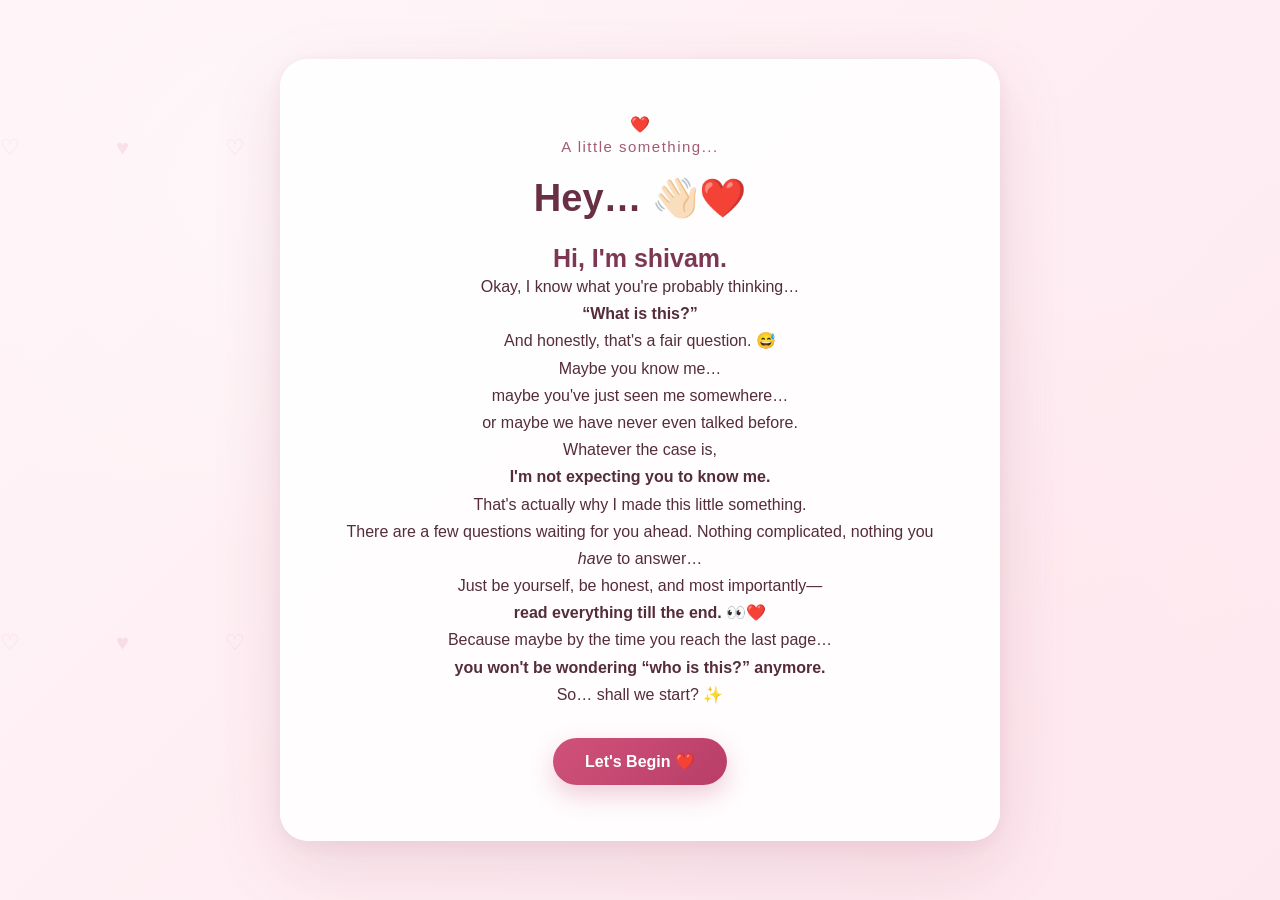
<file: index.html>
<!DOCTYPE html>
<html lang="en">

<head>
    <meta charset="UTF-8">
    <meta name="viewport" content="width=device-width, initial-scale=1.0">

    <title>A Little Something ❤️</title>

    <link rel="stylesheet" href="css/style.css">
</head>

<body>

    <div class="hearts"></div>

    <main class="page">

        <div class="card welcome-card">

            <div class="heart-icon">❤️</div>

            <p class="small-text">A little something...</p>

            <h1>Hey… 👋🏻❤️</h1>

            <h2>Hi, I'm <span>shivam</span>.</h2>

            <div class="message">

                <p>
                    Okay, I know what you're probably thinking…
                </p>

                <p>
                    <b>“What is this?”</b><br>
                    And honestly, that's a fair question. 😅
                </p>

                <p>
                    Maybe you know me…<br>
                    maybe you've just seen me somewhere…<br>
                    or maybe we have never even talked before.
                </p>

                <p>
                    Whatever the case is,<br>
                    <b>I'm not expecting you to know me.</b>
                </p>

                <p>
                    That's actually why I made this little something.
                </p>

                <p>
                    There are a few questions waiting for you ahead.
                    Nothing complicated, nothing you <i>have</i> to answer…
                </p>

                <p>
                    Just be yourself, be honest, and most importantly—
                </p>

                <p class="highlight">
                    <b>read everything till the end. 👀❤️</b>
                </p>

                <p>
                    Because maybe by the time you reach the last page…
                </p>

                <p class="highlight">
                    <b>you won't be wondering “who is this?” anymore.</b>
                </p>

            </div>

            <p class="start-text">
                So… shall we start? ✨
            </p>

            <a href="question1.html" class="btn">
                Let's Begin ❤️
            </a>

        </div>

    </main>

    <script src="js/script.js"></script>

</body>

</html>
</file>
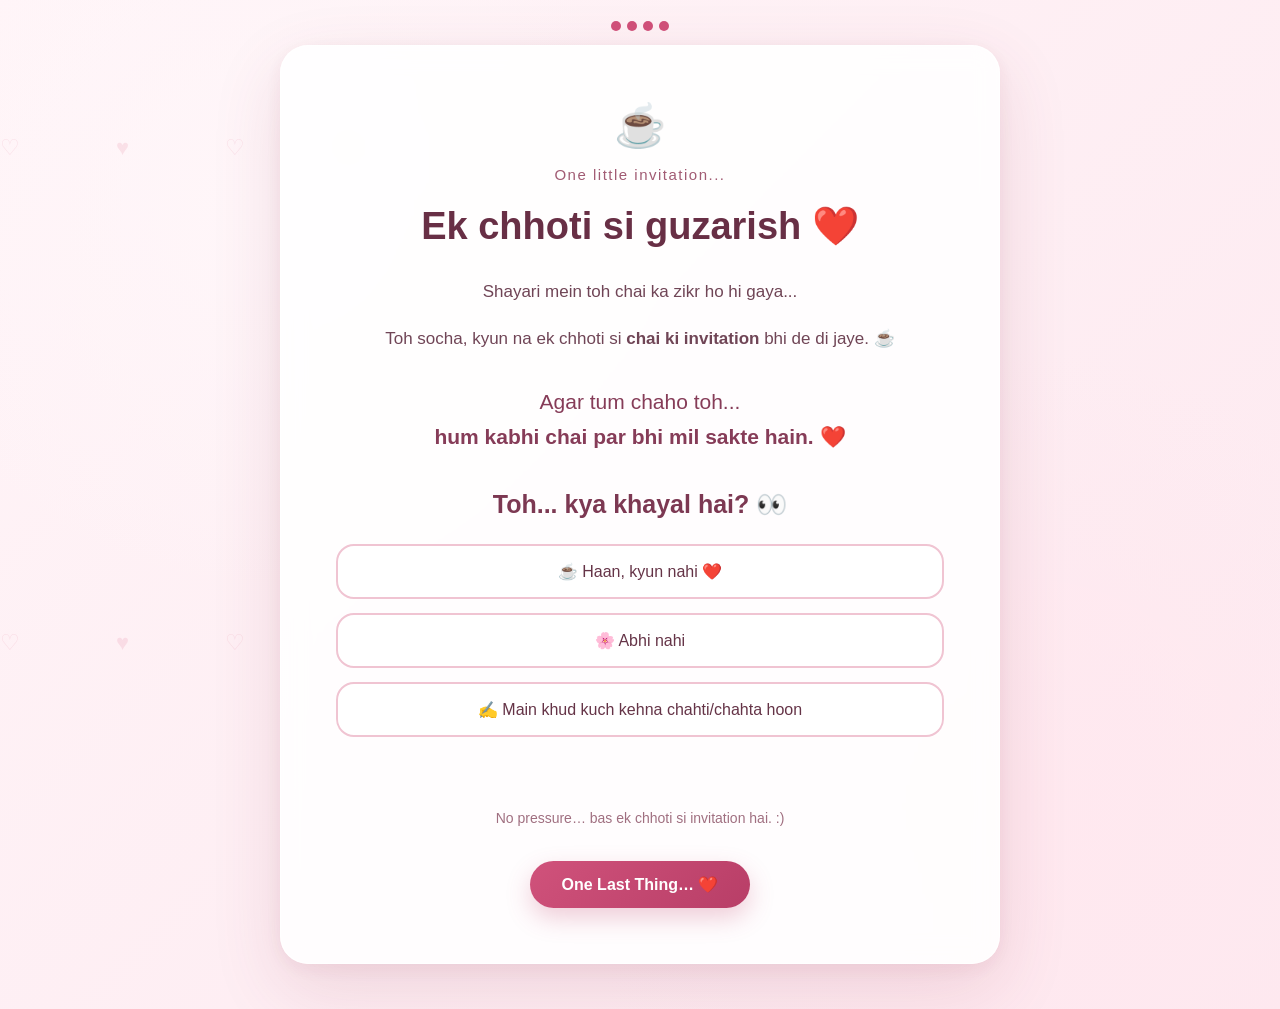
<file: chai.html>
<!DOCTYPE html>
<html lang="en">

<head>
    <meta charset="UTF-8">
    <meta name="viewport" content="width=device-width, initial-scale=1.0">

    <title>One Little Invitation ☕❤️</title>

    <link rel="stylesheet" href="css/style.css">
</head>

<body>

    <div class="hearts"></div>

    <main class="page">

        <div class="progress">
            <span class="active"></span>
            <span class="active"></span>
            <span class="active"></span>
            <span class="active"></span>
        </div>

        <div class="card chai-page-card">

            <div class="chai-icon">
                ☕
            </div>

            <p class="small-text">
                One little invitation...
            </p>

            <h1>
                Ek chhoti si guzarish ❤️
            </h1>

            <div class="chai-message">

                <p>
                    Shayari mein toh chai ka zikr ho hi gaya...
                </p>

                <p>
                    Toh socha, kyun na ek chhoti si
                    <strong>chai ki invitation</strong> bhi de di jaye. ☕
                </p>

                <p class="special-line">
                    Agar tum chaho toh...
                    <br>
                    <strong>hum kabhi chai par bhi mil sakte hain. ❤️</strong>
                </p>

            </div>


            <div class="chai-question">

                <h2>
                    Toh... kya khayal hai? 👀
                </h2>

                <div class="options">

                    <button onclick="chaiYes(this)">
                        ☕ Haan, kyun nahi ❤️
                    </button>

                    <button onclick="chaiNo(this)">
                        🌸 Abhi nahi
                    </button>

                    <button onclick="showChaiAnswer()">
                        ✍️ Main khud kuch kehna chahti/chahta hoon
                    </button>

                </div>


                <!-- CUSTOM ANSWER -->

                <div
                    class="custom-answer"
                    id="chaiAnswerBox"
                    style="display: none;">

                    <p>
                        Jo kehna hai, apne words mein keh do… ❤️
                    </p>

                    <textarea
                        id="chaiAnswer"
                        placeholder="Write whatever you feel..."></textarea>

                </div>

            </div>


            <div id="chaiResponse" class="response"></div>


            <p class="chai-note">
                No pressure… bas ek chhoti si invitation hai. :)
            </p>


            <a href="proposal.html" class="btn">
                One Last Thing… ❤️
            </a>

        </div>

    </main>

    <script src="js/script.js"></script>

</body>

</html>
</file>
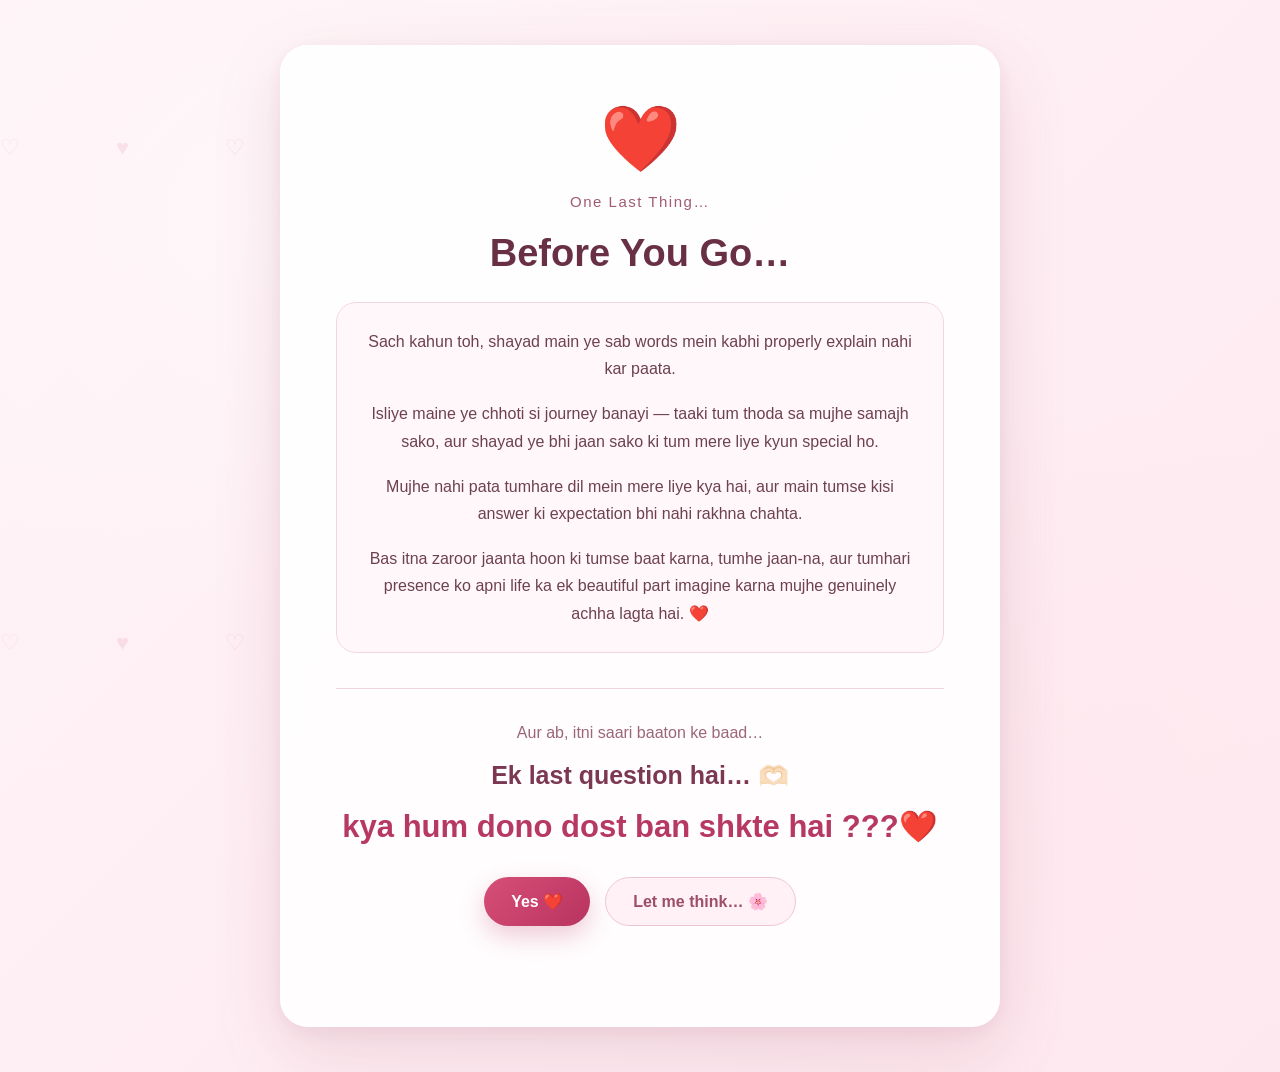
<file: proposal.html>
<!DOCTYPE html>
<html lang="en">

<head>
    <meta charset="UTF-8">
    <meta name="viewport" content="width=device-width, initial-scale=1.0">

    <title>One Last Question ❤️</title>

    <link rel="stylesheet" href="css/style.css">
</head>

<body>

    <div class="hearts"></div>

    <main class="page">

        <div class="card proposal-card">

            <div class="big-heart">
                ❤️
            </div>

            <p class="small-text">
                One Last Thing…
            </p>

            <h1>
                Before You Go…
            </h1>

            <div class="love-message">

                <p>
                    Sach kahun toh, shayad main ye sab words mein
                    kabhi properly explain nahi kar paata.
                </p>

                <p>
                    Isliye maine ye chhoti si journey banayi —
                    taaki tum thoda sa mujhe samajh sako,
                    aur shayad ye bhi jaan sako ki tum mere liye
                    kyun special ho.
                </p>

                <p>
                    Mujhe nahi pata tumhare dil mein mere liye kya hai,
                    aur main tumse kisi answer ki expectation bhi
                    nahi rakhna chahta.
                </p>

                <p>
                    Bas itna zaroor jaanta hoon ki tumse baat karna,
                    tumhe jaan-na, aur tumhari presence ko apni life ka
                    ek beautiful part imagine karna mujhe genuinely
                    achha lagta hai. ❤️
                </p>

            </div>

            <div class="final-question">

                <p>
                    Aur ab, itni saari baaton ke baad…
                </p>

                <h2>
                    Ek last question hai… 🫶🏻
                </h2>

                <h1>
                   kya hum dono dost ban shkte hai ???❤️
                </h1>

            </div>

            <div class="proposal-buttons">

                <button class="yes-btn" onclick="sayYes()">
                    Yes ❤️
                </button>

                <button class="think-btn" onclick="sayThink()">
                    Let me think… 🌸
                </button>

            </div>

            <div id="response" class="response"></div>

        </div>

    </main>

    <script src="js/script.js"></script>

</body>

</html>
</file>
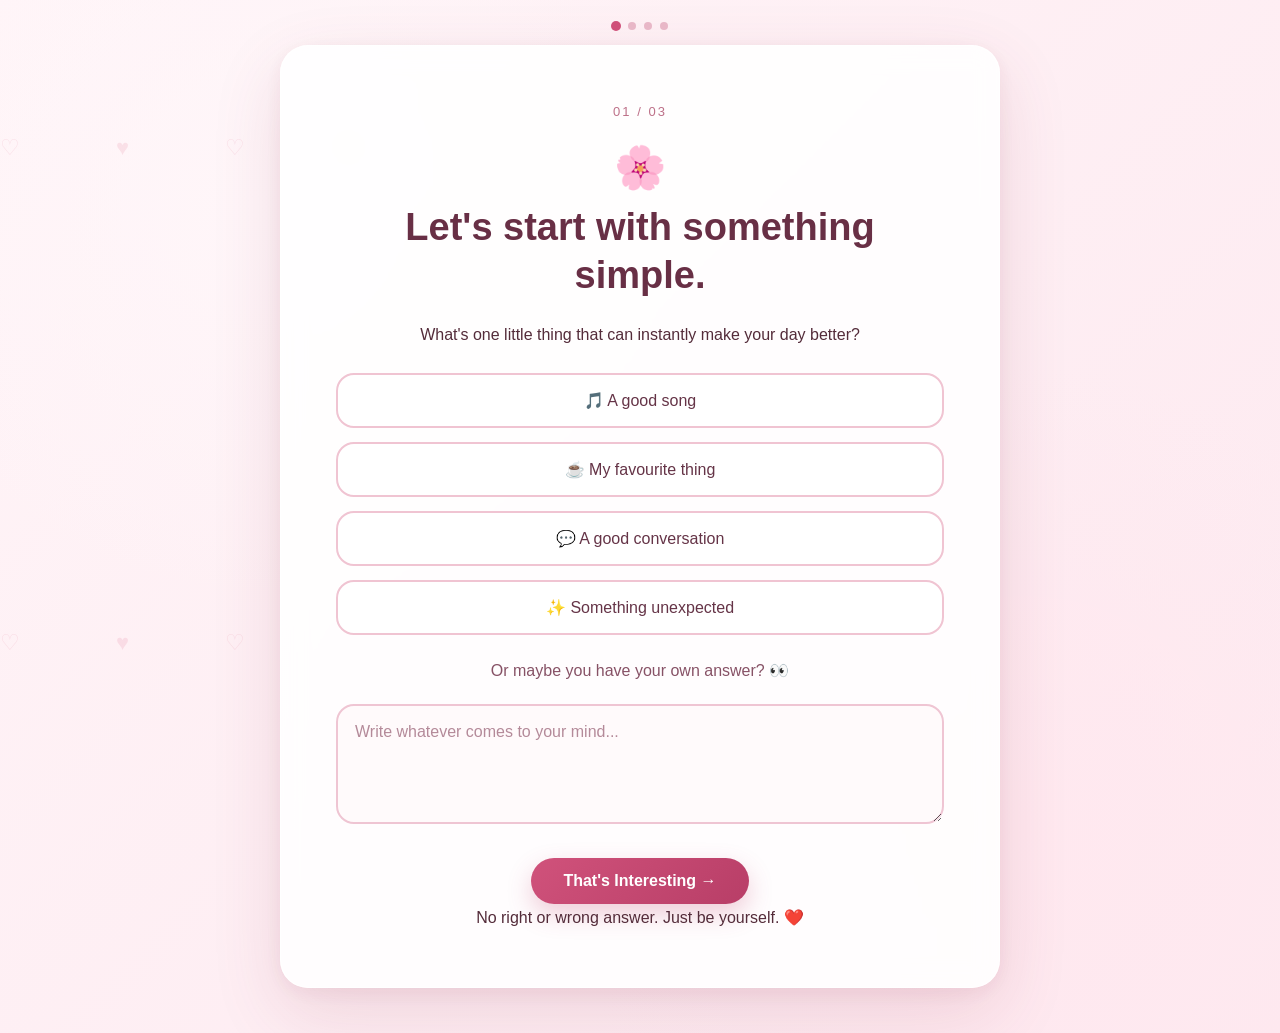
<file: question1.html>
<!DOCTYPE html>
<html lang="en">

<head>
    <meta charset="UTF-8">
    <meta name="viewport" content="width=device-width, initial-scale=1.0">

    <title>Let's Know You 🌸</title>

    <link rel="stylesheet" href="css/style.css">
</head>

<body>

    <div class="hearts"></div>

    <main class="page">

        <div class="progress">
            <span class="active"></span>
            <span></span>
            <span></span>
            <span></span>
        </div>

        <div class="card question-card">

            <p class="page-number">01 / 03</p>

            <div class="question-icon">🌸</div>

            <h1>Let's start with something simple.</h1>

            <p class="question">
                What's one little thing that can instantly make your day better?
            </p>

            <div class="options">

                <button onclick="selectOption(this)">
                    🎵 A good song
                </button>

                <button onclick="selectOption(this)">
                    ☕ My favourite thing
                </button>

                <button onclick="selectOption(this)">
                    💬 A good conversation
                </button>

                <button onclick="selectOption(this)">
                    ✨ Something unexpected
                </button>

            </div>

            <div class="custom-answer">

                <p>Or maybe you have your own answer? 👀</p>

                <textarea
                    id="answer1"
                    placeholder="Write whatever comes to your mind..."></textarea>

            </div>

            <a href="question2.html" class="btn">
                That's Interesting → 
            </a>

            <p class="bottom-note">
                No right or wrong answer. Just be yourself. ❤️
            </p>

        </div>

    </main>

    <script src="js/script.js"></script>

</body>

</html>
</file>
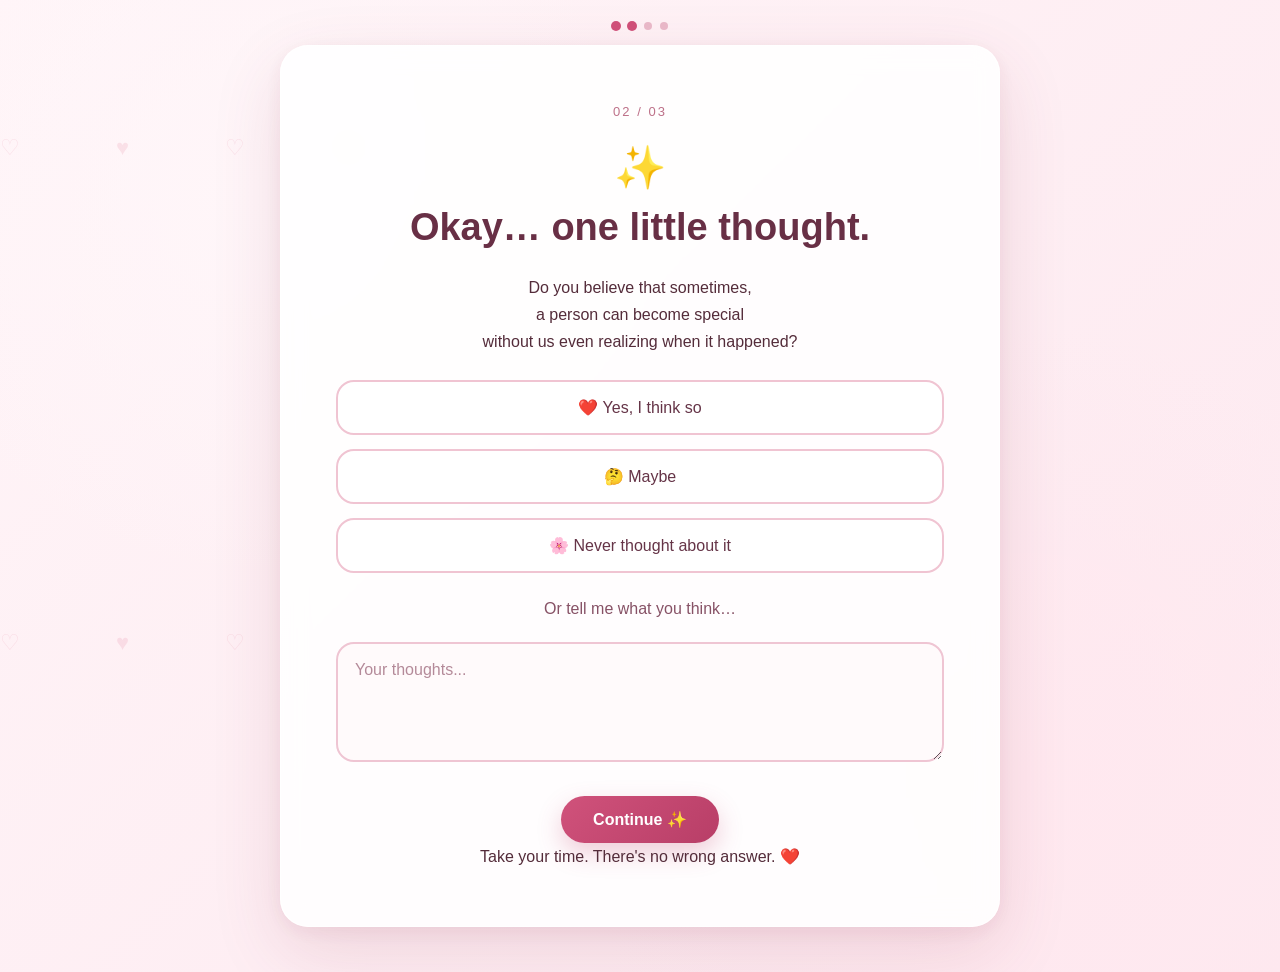
<file: question2.html>
<!DOCTYPE html>
<html lang="en">

<head>
    <meta charset="UTF-8">
    <meta name="viewport" content="width=device-width, initial-scale=1.0">

    <title>A Little Deeper ✨</title>

    <link rel="stylesheet" href="css/style.css">
</head>

<body>

    <div class="hearts"></div>

    <main class="page">

        <div class="progress">
            <span class="active"></span>
            <span class="active"></span>
            <span></span>
            <span></span>
        </div>

        <div class="card question-card">

            <p class="page-number">02 / 03</p>

            <div class="question-icon">✨</div>

            <h1>Okay… one little thought.</h1>

            <p class="question">
                Do you believe that sometimes,
                <br>
                a person can become special
                <br>
                without us even realizing when it happened?
            </p>

            <div class="options">

                <button onclick="selectOption(this)">
                    ❤️ Yes, I think so
                </button>

                <button onclick="selectOption(this)">
                    🤔 Maybe
                </button>

                <button onclick="selectOption(this)">
                    🌸 Never thought about it
                </button>

            </div>

            <div class="custom-answer">

                <p>
                    Or tell me what you think…
                </p>

                <textarea
                    id="answer2"
                    placeholder="Your thoughts..."></textarea>

            </div>

            <a href="shayari.html" class="btn">
                Continue ✨
            </a>

            <p class="bottom-note">
                Take your time. There's no wrong answer. ❤️
            </p>

        </div>

    </main>

    <script src="js/script.js"></script>

</body>

</html>
</file>
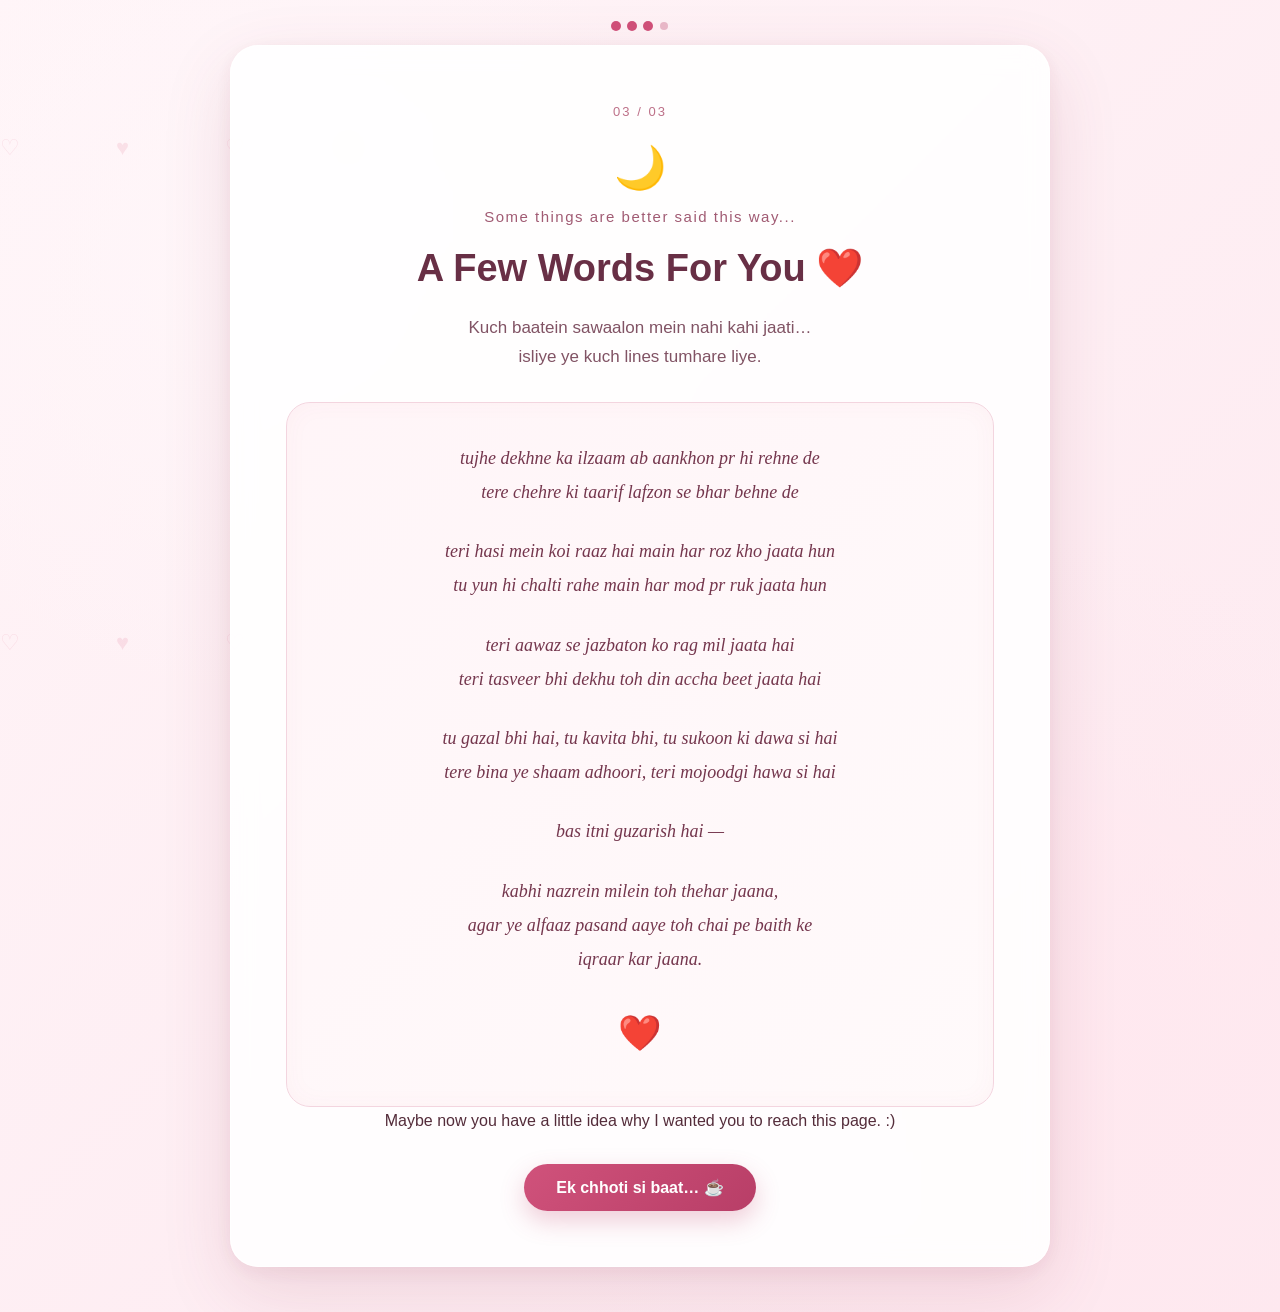
<file: shayari.html>
<!DOCTYPE html>
<html lang="en">

<head>
    <meta charset="UTF-8">
    <meta name="viewport" content="width=device-width, initial-scale=1.0">

    <title>A Few Words For You ❤️</title>

    <link rel="stylesheet" href="css/style.css">
</head>

<body>

    <div class="hearts"></div>

    <main class="page">

        <div class="progress">
            <span class="active"></span>
            <span class="active"></span>
            <span class="active"></span>
            <span></span>
        </div>

        <div class="card shayari-card">

            <p class="page-number">03 / 03</p>

            <div class="question-icon">🌙</div>

            <p class="small-text">
                Some things are better said this way...
            </p>

            <h1>A Few Words For You ❤️</h1>

            <p class="shayari-intro">
                Kuch baatein sawaalon mein nahi kahi jaati…
                <br>
                isliye ye kuch lines tumhare liye.
            </p>

            <div class="shayari">

                <p>
                    tujhe dekhne ka ilzaam ab aankhon pr hi rehne de<br>
                    tere chehre ki taarif lafzon se bhar behne de
                </p>

                <p>
                    teri hasi mein koi raaz hai main har roz kho jaata hun<br>
                    tu yun hi chalti rahe main har mod pr ruk jaata hun
                </p>

                <p>
                    teri aawaz se jazbaton ko rag mil jaata hai<br>
                    teri tasveer bhi dekhu toh din accha beet jaata hai
                </p>

                <p>
                    tu gazal bhi hai, tu kavita bhi, tu sukoon ki dawa si hai<br>
                    tere bina ye shaam adhoori, teri mojoodgi hawa si hai
                </p>

                <p>
                    bas itni guzarish hai —
                </p>

                <p>
                    kabhi nazrein milein toh thehar jaana,<br>
                    agar ye alfaaz pasand aaye toh chai pe baith ke<br>
                    iqraar kar jaana.
                </p>

                <p class="shayari-highlight">
                    ❤️
                </p>

            </div>

            <p class="after-shayari">
                Maybe now you have a little idea
                why I wanted you to reach this page. :)
            </p>

            <a href="chai.html" class="btn">
                Ek chhoti si baat… ☕
            </a>

        </div>

    </main>

    <script src="js/script.js"></script>

</body>

</html>
</file>
<file: css/style.css>
/* =========================================
    PROPOSAL PROJECT - PREMIUM ROMANTIC UI
========================================= */

* {
    margin: 0;
    padding: 0;
    box-sizing: border-box;
}

html {
    scroll-behavior: smooth;
}

body {
    min-height: 100vh;
    font-family: "Segoe UI", Arial, sans-serif;
    background:
        radial-gradient(circle at 20% 20%, #fff6f9 0%, transparent 30%),
        radial-gradient(circle at 80% 80%, #ffe8ef 0%, transparent 35%),
        linear-gradient(135deg, #fff5f8, #fde8ef);
    color: #542c3a;
    overflow-x: hidden;
}


/* =========================================
   BACKGROUND HEARTS
========================================= */

.hearts::before,
.hearts::after {
    content: "♡  ♥  ♡  ♥  ♡  ♥  ♡";
    position: fixed;
    left: 0;
    width: 100%;
    font-size: 22px;
    letter-spacing: 45px;
    color: rgba(210, 73, 116, 0.12);
    pointer-events: none;
    z-index: 0;
    animation: floatingHearts 10s linear infinite;
}

.hearts::before {
    top: 15%;
}

.hearts::after {
    top: 70%;
    animation-delay: -5s;
}

@keyframes floatingHearts {
    0% {
        transform: translateY(30px);
        opacity: 0;
    }

    20% {
        opacity: 1;
    }

    80% {
        opacity: 1;
    }

    100% {
        transform: translateY(-80px);
        opacity: 0;
    }
}


/* =========================================
   MAIN PAGE
========================================= */

.page {
    width: 100%;
    min-height: 100vh;
    padding: 45px 20px;
    display: flex;
    justify-content: center;
    align-items: center;
    position: relative;
    z-index: 1;
}


/* =========================================
   PROGRESS
========================================= */

.progress {
    position: fixed;
    top: 22px;
    left: 50%;
    transform: translateX(-50%);
    display: flex;
    gap: 8px;
    z-index: 10;
}

.progress span {
    width: 8px;
    height: 8px;
    border-radius: 50%;
    background: #e8b7c7;
    transition: 0.3s ease;
}

.progress span.active {
    background: #cf4f78;
    transform: scale(1.25);
}


/* =========================================
   CARD
========================================= */

.card {
    width: 100%;
    max-width: 720px;
    padding: 55px 55px;
    background: rgba(255, 255, 255, 0.88);
    border: 1px solid rgba(255, 255, 255, 0.9);
    border-radius: 28px;
    box-shadow:
        0 25px 70px rgba(146, 56, 88, 0.14),
        0 5px 20px rgba(146, 56, 88, 0.07);
    text-align: center;
    backdrop-filter: blur(12px);
    animation: cardAppear 0.8s ease;
}

@keyframes cardAppear {
    from {
        opacity: 0;
        transform: translateY(25px) scale(0.98);
    }

    to {
        opacity: 1;
        transform: translateY(0) scale(1);
    }
}


/* =========================================
   TEXT
========================================= */

.small-text {
    color: #a15b73;
    font-size: 15px;
    letter-spacing: 1.5px;
    margin-bottom: 15px;
}

.page-number {
    color: #bd7088;
    font-size: 13px;
    letter-spacing: 2px;
    margin-bottom: 20px;
}

h1 {
    color: #682f45;
    font-size: 38px;
    line-height: 1.25;
    margin-bottom: 22px;
}

h2 {
    color: #7c3852;
    font-size: 25px;
}

p {
    line-height: 1.7;
}


/* =========================================
   ICONS
========================================= */

.question-icon,
.chai-icon {
    font-size: 42px;
    margin-bottom: 12px;
    animation: gentleFloat 3s ease-in-out infinite;
}

.big-heart {
    font-size: 65px;
    margin-bottom: 12px;
    animation: heartbeat 1.8s ease-in-out infinite;
}

@keyframes gentleFloat {
    0%, 100% {
        transform: translateY(0);
    }

    50% {
        transform: translateY(-7px);
    }
}

@keyframes heartbeat {
    0%, 100% {
        transform: scale(1);
    }

    50% {
        transform: scale(1.12);
    }
}


/* =========================================
   BUTTON
========================================= */

.btn {
    display: inline-block;
    margin-top: 30px;
    padding: 14px 32px;
    border-radius: 50px;
    background: linear-gradient(135deg, #d0527b, #b83e67);
    color: white;
    text-decoration: none;
    font-size: 16px;
    font-weight: 600;
    box-shadow: 0 10px 25px rgba(190, 63, 103, 0.25);
    transition: all 0.3s ease;
}

.btn:hover {
    transform: translateY(-3px);
    box-shadow: 0 15px 30px rgba(190, 63, 103, 0.32);
}

.btn:active {
    transform: translateY(0);
}


/* =========================================
   QUESTION OPTIONS
========================================= */

.options {
    display: flex;
    flex-direction: column;
    gap: 14px;
    margin-top: 25px;
}

.options button {
    width: 100%;
    padding: 16px 20px;
    border: 2px solid #f0c4d2;
    border-radius: 18px;
    background: rgba(255, 255, 255, 0.75);
    color: #653447;
    font-size: 16px;
    cursor: pointer;
    transition: all 0.25s ease;
}

.options button:hover {
    border-color: #d65a80;
    background: #fff4f7;
    transform: translateY(-2px);
    box-shadow: 0 8px 20px rgba(197, 73, 112, 0.1);
}

.options button.selected {
    background: #fff0f4;
    border-color: #cf4f78;
    color: #a7355d;
}


/* =========================================
   TEXTAREA
========================================= */

textarea {
    width: 100%;
    min-height: 120px;
    margin-top: 12px;
    padding: 17px;
    resize: vertical;
    border: 2px solid #efc5d3;
    border-radius: 18px;
    outline: none;
    font-family: inherit;
    font-size: 16px;
    color: #5c3040;
    background: #fffafb;
    transition: 0.25s ease;
}

textarea:focus {
    border-color: #cf4f78;
    box-shadow: 0 0 0 4px rgba(207, 79, 120, 0.08);
}

textarea::placeholder {
    color: #b48a99;
}


/* =========================================
   SHAYARI
========================================= */

.shayari-card {
    max-width: 820px;
}

.shayari-intro {
    color: #815364;
    font-size: 17px;
    margin-bottom: 30px;
}

.shayari {
    padding: 38px 30px;
    border-radius: 24px;
    background: linear-gradient(
        135deg,
        rgba(255, 244, 247, 0.95),
        rgba(255, 249, 250, 0.95)
    );
    border: 1px solid #f3d5df;
    box-shadow: inset 0 0 25px rgba(198, 74, 111, 0.04);
}

.shayari p {
    margin-bottom: 25px;
    font-family: Georgia, serif;
    font-style: italic;
    font-size: 18px;
    line-height: 1.9;
    color: #74364d;
}

.shayari p:last-child {
    margin-bottom: 0;
}

.shayari-highlight {
    font-style: normal !important;
    font-size: 35px !important;
    margin-top: 20px;
}


/* =========================================
   CHAI PAGE
========================================= */

.chai-page-card {
    max-width: 720px;
}

.chai-message {
    font-size: 17px;
    color: #704556;
    line-height: 1.8;
    margin: 28px 0;
}

.chai-message p {
    margin-bottom: 18px;
}

.special-line {
    margin-top: 30px;
    font-size: 21px;
    color: #863c58;
}

.chai-question {
    margin-top: 35px;
}

.chai-question h2 {
    margin-bottom: 20px;
}

.custom-answer {
    margin-top: 22px;
    animation: answerAppear 0.4s ease;
}

.custom-answer p {
    color: #875266;
    margin-bottom: 8px;
}

@keyframes answerAppear {
    from {
        opacity: 0;
        transform: translateY(-8px);
    }

    to {
        opacity: 1;
        transform: translateY(0);
    }
}

.chai-note {
    margin-top: 25px;
    color: #a06f80;
    font-size: 14px;
}


/* =========================================
   RESPONSE
========================================= */

.response {
    margin-top: 20px;
    min-height: 25px;
    color: #a3385d;
    font-weight: 600;
    line-height: 1.6;
    animation: answerAppear 0.4s ease;
}


/* =========================================
   FINAL PROPOSAL
========================================= */

.proposal-card {
    max-width: 720px;
}

.love-message {
    padding: 25px 30px;
    margin: 25px 0;
    background: #fff7f9;
    border-radius: 20px;
    border: 1px solid #f3d7e0;
}

.love-message p {
    color: #6d4150;
    margin-bottom: 18px;
    font-size: 16px;
}

.love-message p:last-child {
    margin-bottom: 0;
}

.final-question {
    margin-top: 35px;
    padding-top: 30px;
    border-top: 1px solid #f0d4de;
}

.final-question p {
    color: #9b6678;
    margin-bottom: 15px;
}

.final-question h2 {
    margin-bottom: 18px;
}

.final-question h1 {
    font-size: 31px;
    color: #b63863;
}


/* =========================================
   PROPOSAL BUTTONS
========================================= */

.proposal-buttons {
    display: flex;
    justify-content: center;
    gap: 15px;
    margin-top: 30px;
    flex-wrap: wrap;
}

.proposal-buttons button {
    border: none;
    padding: 14px 27px;
    border-radius: 50px;
    font-size: 16px;
    font-weight: 600;
    cursor: pointer;
    transition: 0.3s ease;
}

.yes-btn {
    background: linear-gradient(135deg, #d64f78, #b93360);
    color: white;
    box-shadow: 0 10px 25px rgba(190, 55, 96, 0.25);
}

.think-btn {
    background: #fff1f5;
    color: #9d4e69;
    border: 1px solid #efc5d3 !important;
}

.proposal-buttons button:hover {
    transform: translateY(-3px);
}

.response {
    color: #b63863;
}


/* =========================================
   MOBILE RESPONSIVE
========================================= */

@media (max-width: 700px) {

    .page {
        padding: 55px 14px 30px;
    }

    .card {
        padding: 38px 22px;
        border-radius: 23px;
    }

    h1 {
        font-size: 29px;
    }

    h2 {
        font-size: 22px;
    }

    .shayari {
        padding: 28px 18px;
    }

    .shayari p {
        font-size: 16px;
        line-height: 1.8;
    }

    .shayari-intro {
        font-size: 15px;
    }

    .special-line {
        font-size: 18px;
    }

    .final-question h1 {
        font-size: 26px;
    }

    .love-message {
        padding: 20px 17px;
    }

    .love-message p {
        font-size: 15px;
    }

    .options button {
        font-size: 15px;
        padding: 15px 12px;
    }

    .btn {
        padding: 13px 25px;
    }

    .big-heart {
        font-size: 55px;
    }
}

/* =================================
    FINAL RESPONSE
================================= */

.yes-message,
.think-message {
    margin-top: 25px;
    padding: 25px;
    border-radius: 20px;
    background: #fff5f8;
    border: 1px solid #f1ccd8;
    animation: answerAppear 0.6s ease;
}

.yes-message h2,
.think-message h2 {
    margin-bottom: 12px;
}

.yes-message p,
.think-message p {
    color: #744353;
    margin-top: 8px;
}

.celebrate-heart {
    font-size: 45px;
    margin-bottom: 10px;
    animation: heartbeat 1s ease-in-out infinite;
}


/* Floating hearts */

.floating-heart {
    position: fixed;
    bottom: -40px;
    font-size: 24px;
    pointer-events: none;
    z-index: 999;
    animation: heartRise 4s ease-out forwards;
}

@keyframes heartRise {

    0% {
        transform: translateY(0) scale(0.7);
        opacity: 0;
    }

    15% {
        opacity: 1;
    }

    100% {
        transform: translateY(-110vh) scale(1.2) rotate(15deg);
        opacity: 0;
    }
}
</file>
